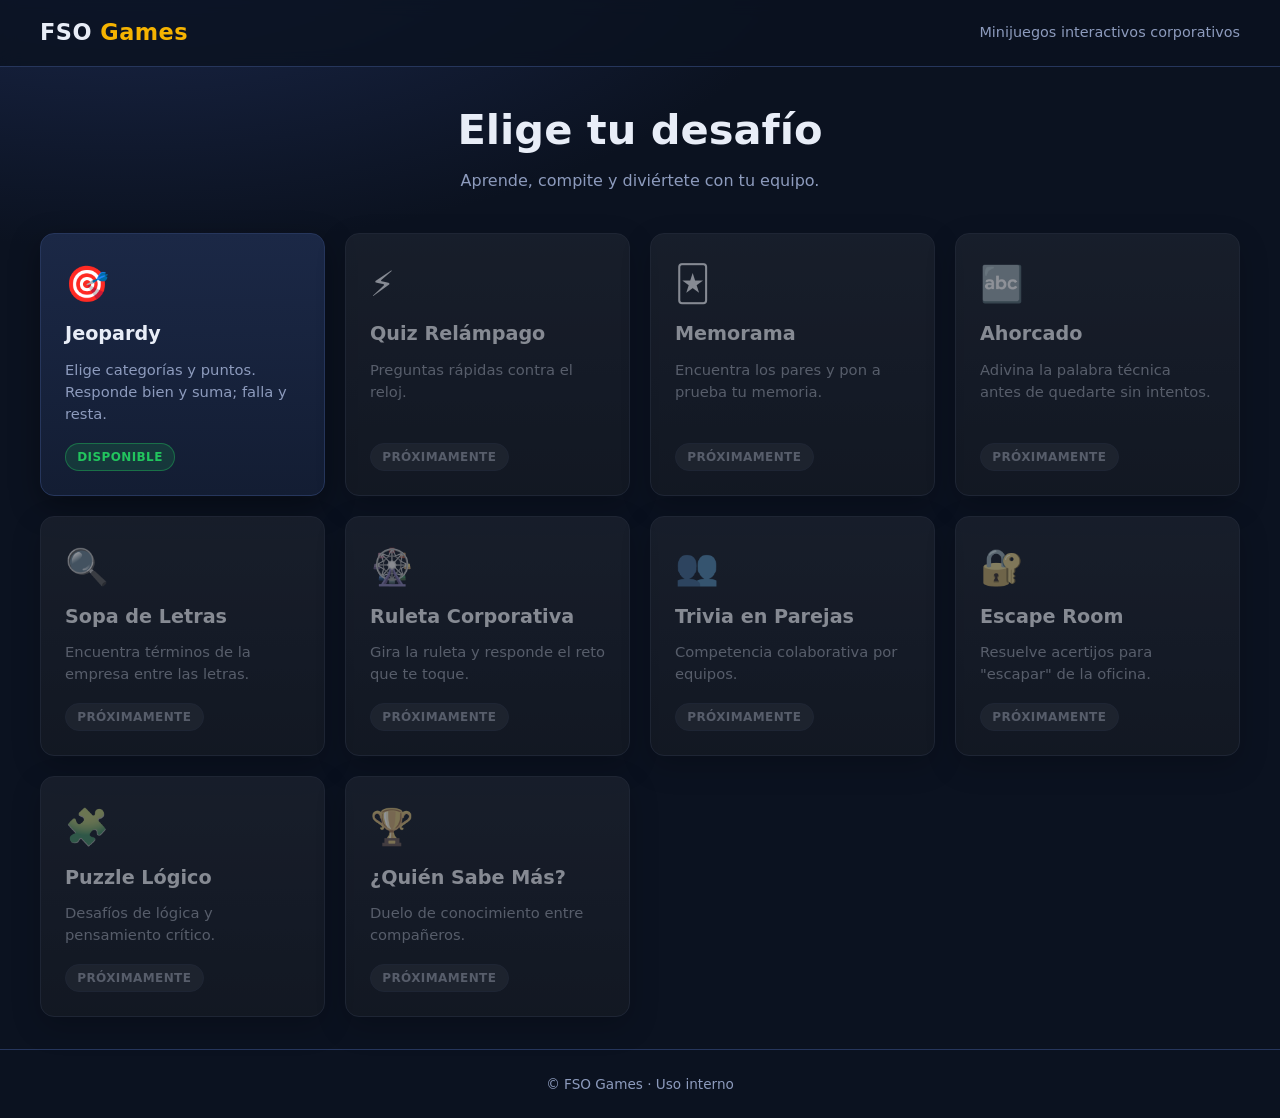
<file: index.html>
<!DOCTYPE html>
<html lang="es">
<head>
  <meta charset="UTF-8">
  <meta name="viewport" content="width=device-width, initial-scale=1.0">
  <title>FSO Games</title>
  <link rel="stylesheet" href="assets/css/main.css">
</head>
<body>
  <header class="topbar">
    <div class="brand">FSO <span>Games</span></div>
    <p class="tagline">Minijuegos interactivos corporativos</p>
  </header>

  <main class="container">
    <section class="hero">
      <h1>Elige tu desafío</h1>
      <p>Aprende, compite y diviértete con tu equipo.</p>
    </section>

    <section class="games-grid" id="games-grid" aria-live="polite"></section>
  </main>

  <footer class="footer">© FSO Games · Uso interno</footer>

  <script src="assets/js/app.js"></script>
</body>
</html>
</file>
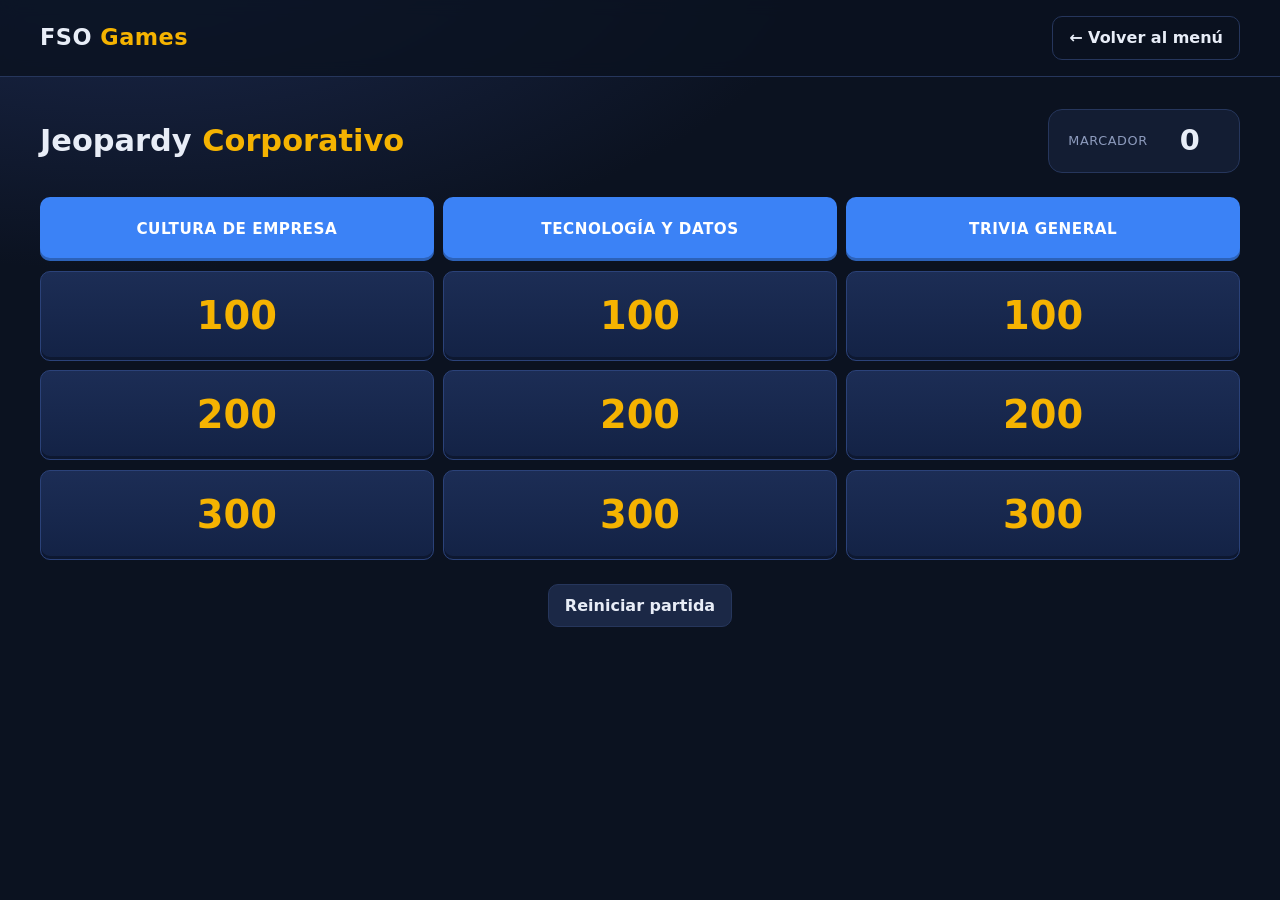
<file: games/jeopardy/index.html>
<!DOCTYPE html>
<html lang="es">
<head>
  <meta charset="UTF-8">
  <meta name="viewport" content="width=device-width, initial-scale=1.0">
  <title>Jeopardy · FSO Games</title>
  <link rel="stylesheet" href="../../assets/css/main.css">
</head>
<body>
  <header class="topbar">
    <a class="brand" href="../../index.html">FSO <span>Games</span></a>
    <a class="btn btn-ghost" href="../../index.html">← Volver al menú</a>
  </header>

  <main class="container">
    <div class="game-header">
      <h1 class="game-title">Jeopardy <span>Corporativo</span></h1>
      <div class="scoreboard" aria-live="polite">
        <span class="scoreboard-label">Marcador</span>
        <span class="score" id="score">0</span>
      </div>
    </div>

    <section class="board" id="board" aria-label="Tablero de Jeopardy"></section>

    <div class="board-footer">
      <button class="btn" id="restart-btn">Reiniciar partida</button>
    </div>
  </main>

  <!-- Modal de pregunta -->
  <div class="modal" id="question-modal" role="dialog" aria-modal="true" aria-labelledby="q-text">
    <div class="modal-card">
      <div class="modal-meta">
        <span class="modal-category" id="q-category"></span>
        <span class="modal-value" id="q-value"></span>
      </div>
      <p class="modal-question" id="q-text"></p>
      <div class="options" id="q-options"></div>
      <p class="feedback neutral" id="q-feedback" aria-live="polite"></p>
      <div class="modal-actions">
        <button class="btn" id="reveal-btn">Revelar respuesta</button>
        <button class="btn btn-primary" id="close-btn">Cerrar</button>
      </div>
    </div>
  </div>

  <!-- Modal de fin de juego -->
  <div class="modal end-overlay" id="end-modal" role="dialog" aria-modal="true" aria-labelledby="end-title">
    <div class="modal-card">
      <h2 id="end-title">¡Partida terminada!</h2>
      <p>Puntuación final</p>
      <div class="final-score" id="final-score">0</div>
      <div class="modal-actions" style="justify-content:center">
        <button class="btn btn-primary" id="play-again-btn">Jugar de nuevo</button>
        <a class="btn" href="../../index.html">Menú principal</a>
      </div>
    </div>
  </div>

  <script src="jeopardy.js"></script>
</body>
</html>
</file>
<file: assets/css/main.css>
:root {
  --bg: #0b1220;
  --surface: #131d33;
  --surface-2: #1b2846;
  --border: #26365c;
  --text: #e8edf7;
  --muted: #8d9bbd;
  --accent: #f5b301;
  --accent-2: #3b82f6;
  --success: #22c55e;
  --danger: #ef4444;
  --radius: 14px;
  --shadow: 0 10px 30px rgba(0, 0, 0, .35);
  --font: system-ui, -apple-system, "Segoe UI", Roboto, Helvetica, Arial, sans-serif;
}

* { box-sizing: border-box; margin: 0; padding: 0; }

html, body { min-height: 100%; }

body {
  font-family: var(--font);
  background: radial-gradient(1200px 600px at 10% -10%, #1d2b52 0%, transparent 60%), var(--bg);
  color: var(--text);
  line-height: 1.5;
  display: flex;
  flex-direction: column;
  min-height: 100vh;
}

a { color: inherit; text-decoration: none; }
button { font: inherit; cursor: pointer; }
button:focus-visible, a:focus-visible { outline: 3px solid var(--accent-2); outline-offset: 2px; }

/* ---------- Topbar / Footer ---------- */
.topbar {
  display: flex; align-items: center; justify-content: space-between; flex-wrap: wrap;
  gap: .5rem 1rem; padding: 1rem clamp(1rem, 4vw, 2.5rem);
  border-bottom: 1px solid var(--border);
  background: rgba(11, 18, 32, .8); backdrop-filter: blur(8px);
  position: sticky; top: 0; z-index: 50;
}
.brand { font-weight: 800; font-size: 1.4rem; letter-spacing: .5px; }
.brand span { color: var(--accent); }
.tagline { color: var(--muted); font-size: .9rem; }

.footer {
  margin-top: auto; text-align: center; color: var(--muted);
  padding: 1.5rem; font-size: .85rem; border-top: 1px solid var(--border);
}

.container { width: min(1200px, 100% - 2rem); margin: 0 auto; padding: 2rem 0; flex: 1; }

/* ---------- Menú ---------- */
.hero { text-align: center; margin-bottom: 2.5rem; }
.hero h1 { font-size: clamp(1.8rem, 4vw, 2.6rem); margin-bottom: .5rem; }
.hero p { color: var(--muted); }

.games-grid {
  display: grid;
  grid-template-columns: repeat(auto-fill, minmax(230px, 1fr));
  gap: 1.25rem;
}

.game-card {
  display: flex; flex-direction: column; gap: .6rem;
  background: linear-gradient(180deg, var(--surface-2), var(--surface));
  border: 1px solid var(--border);
  border-radius: var(--radius);
  padding: 1.5rem;
  box-shadow: var(--shadow);
  transition: transform .25s ease, border-color .25s ease, box-shadow .25s ease;
}
a.game-card:hover { transform: translateY(-4px); border-color: var(--accent); }
.game-card.is-disabled { opacity: .55; filter: grayscale(.6); }

.card-icon { font-size: 2.2rem; }
.card-title { font-size: 1.2rem; }
.card-desc { color: var(--muted); font-size: .92rem; flex: 1; }
.card-footer { margin-top: .5rem; }

.badge {
  display: inline-block; padding: .25rem .7rem; border-radius: 999px;
  font-size: .75rem; font-weight: 700; text-transform: uppercase; letter-spacing: .4px;
}
.badge-available { background: rgba(34, 197, 94, .15); color: var(--success); border: 1px solid rgba(34, 197, 94, .4); }
.badge-soon { background: rgba(141, 155, 189, .15); color: var(--muted); border: 1px solid var(--border); }

/* ---------- Botones genéricos ---------- */
.btn {
  border: 1px solid var(--border); background: var(--surface-2); color: var(--text);
  padding: .55rem 1rem; border-radius: 10px; font-weight: 600;
  transition: background .2s, transform .15s, border-color .2s;
}
.btn:hover { background: #24345c; transform: translateY(-1px); }
.btn-primary { background: var(--accent); color: #111; border-color: var(--accent); }
.btn-primary:hover { background: #ffc233; }
.btn-ghost { background: transparent; }
.btn:disabled { opacity: .4; cursor: not-allowed; transform: none; }

/* ---------- Jeopardy: cabecera ---------- */
.game-header {
  display: flex; align-items: center; justify-content: space-between; flex-wrap: wrap;
  gap: 1rem; margin-bottom: 1.5rem;
}
.game-title { font-size: clamp(1.4rem, 3vw, 1.9rem); }
.game-title span { color: var(--accent); }

.scoreboard {
  display: flex; align-items: center; gap: .75rem;
  background: var(--surface); border: 1px solid var(--border);
  padding: .6rem 1.2rem; border-radius: var(--radius);
}
.scoreboard-label { color: var(--muted); font-size: .8rem; text-transform: uppercase; letter-spacing: .6px; }
.score {
  font-size: 1.8rem; font-weight: 800; font-variant-numeric: tabular-nums;
  min-width: 3ch; text-align: center; transition: transform .25s;
}
.score.bump { transform: scale(1.25); }
.score.neg { color: var(--danger); }

/* ---------- Tablero ---------- */
.board {
  display: grid;
  grid-template-columns: repeat(3, minmax(0, 1fr));
  gap: .6rem;
}

.category {
  background: var(--accent-2);
  color: #fff;
  border-radius: 10px;
  padding: .9rem .5rem;
  text-align: center;
  font-weight: 800;
  text-transform: uppercase;
  letter-spacing: .5px;
  font-size: clamp(.7rem, 1.8vw, .95rem);
  box-shadow: inset 0 -3px 0 rgba(0,0,0,.25);
  display: flex; align-items: center; justify-content: center; min-height: 64px;
}

.tile {
  background: linear-gradient(180deg, #1c2d55, #132245);
  border: 1px solid #2b4279;
  color: var(--accent);
  border-radius: 10px;
  min-height: 90px;
  font-size: clamp(1.4rem, 4vw, 2.4rem);
  font-weight: 900;
  font-variant-numeric: tabular-nums;
  box-shadow: inset 0 -3px 0 rgba(0,0,0,.3);
  transition: transform .2s, background .3s, box-shadow .2s;
}
.tile:hover:not(:disabled) { transform: translateY(-3px) scale(1.02); box-shadow: 0 8px 20px rgba(59,130,246,.35); }
.tile:disabled { background: transparent; border-color: transparent; box-shadow: none; color: transparent; cursor: default; }
.tile.used::after { content: ""; }

.board-footer { display: flex; justify-content: center; margin-top: 1.5rem; gap: .75rem; flex-wrap: wrap; }

/* ---------- Modal ---------- */
.modal {
  position: fixed; inset: 0; z-index: 100;
  display: flex; align-items: center; justify-content: center;
  padding: 1rem;
  background: rgba(3, 7, 18, .75); backdrop-filter: blur(4px);
  opacity: 0; pointer-events: none; transition: opacity .25s ease;
}
.modal.open { opacity: 1; pointer-events: auto; }

.modal-card {
  width: min(680px, 100%);
  max-height: 92vh; overflow-y: auto;
  background: var(--surface);
  border: 1px solid var(--border);
  border-radius: 18px;
  box-shadow: var(--shadow);
  padding: clamp(1.25rem, 3vw, 2rem);
  transform: translateY(20px) scale(.98);
  transition: transform .3s ease;
}
.modal.open .modal-card { transform: none; }

.modal-meta { display: flex; justify-content: space-between; align-items: center; gap: 1rem; margin-bottom: 1rem; }
.modal-category { color: var(--accent-2); font-weight: 700; text-transform: uppercase; font-size: .8rem; letter-spacing: .6px; }
.modal-value { background: var(--accent); color: #111; font-weight: 900; padding: .2rem .7rem; border-radius: 999px; }
.modal-question { font-size: clamp(1.1rem, 2.6vw, 1.35rem); font-weight: 700; margin-bottom: 1.25rem; }

.options { display: grid; gap: .6rem; margin-bottom: 1rem; }
.option {
  text-align: left; display: flex; align-items: center; gap: .75rem;
  background: var(--surface-2); color: var(--text);
  border: 1px solid var(--border); border-radius: 10px; padding: .8rem 1rem;
  transition: background .2s, border-color .2s, transform .15s;
}
.option:hover:not(:disabled) { border-color: var(--accent-2); transform: translateX(3px); }
.option-letter {
  flex: 0 0 30px; height: 30px; border-radius: 8px; display: grid; place-items: center;
  background: #0f1a33; font-weight: 800; color: var(--muted);
}
.option:disabled { cursor: default; }
.option.correct { background: rgba(34,197,94,.18); border-color: var(--success); }
.option.correct .option-letter { background: var(--success); color: #05230f; }
.option.wrong { background: rgba(239,68,68,.18); border-color: var(--danger); }
.option.wrong .option-letter { background: var(--danger); color: #2a0606; }

.feedback {
  min-height: 1.6rem; font-weight: 700; margin-bottom: 1rem;
}
.feedback.ok { color: var(--success); }
.feedback.bad { color: var(--danger); }
.feedback.neutral { color: var(--muted); }

.modal-actions { display: flex; gap: .6rem; justify-content: flex-end; flex-wrap: wrap; }

/* ---------- Fin de juego ---------- */
.end-overlay .modal-card { text-align: center; }
.end-overlay h2 { font-size: 1.8rem; margin-bottom: .5rem; }
.end-overlay .final-score { font-size: 3.2rem; font-weight: 900; color: var(--accent); margin: .5rem 0 1rem; }

/* ---------- Responsive ---------- */
@media (max-width: 720px) {
  .board { gap: .4rem; }
  .category { font-size: .65rem; min-height: 52px; padding: .5rem .3rem; }
  .tile { min-height: 70px; border-radius: 8px; }
  .scoreboard { width: 100%; justify-content: space-between; }
  .modal-meta { flex-direction: column; align-items: flex-start; }
}

@media (prefers-reduced-motion: reduce) {
  *, *::before, *::after { transition: none !important; animation: none !important; }
}
</file>
